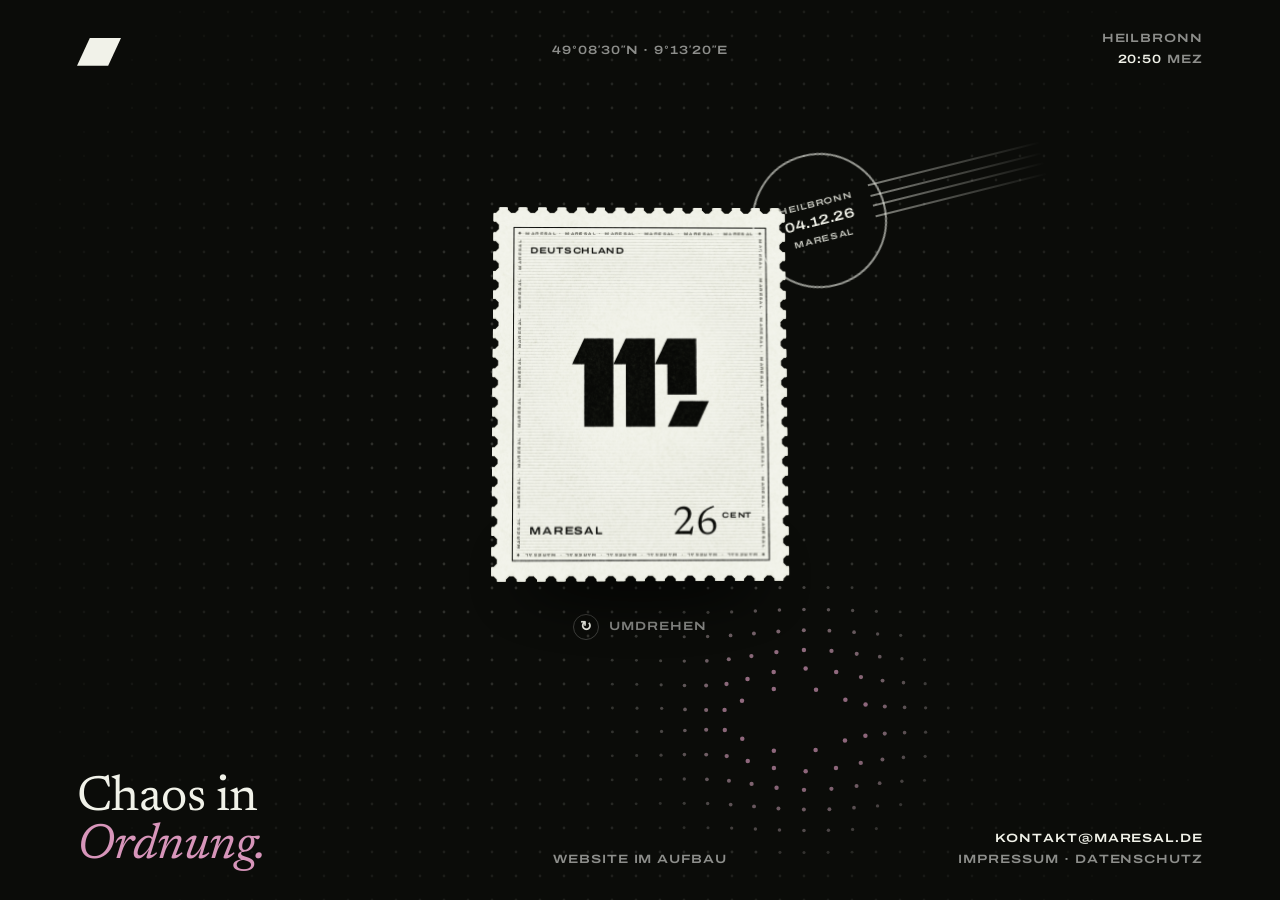
<file: index.html>
<!doctype html>
<html lang="de">
<head>
<meta charset="utf-8">
<meta name="viewport" content="width=device-width,initial-scale=1">
<title>Maresal · Heilbronn</title>
<meta name="description" content="Maresal – Studio für Marken und Spiele in Heilbronn. Website im Aufbau.">
<meta name="theme-color" content="#0B0C09">
<link rel="icon" href="assets/favicon.svg" type="image/svg+xml">
<link rel="apple-touch-icon" href="assets/apple-touch-icon.png">
<link rel="stylesheet" href="assets/style.css">
<link rel="stylesheet" href="assets/stamp.css">
</head>
<body class="post">
<canvas id="grid" aria-hidden="true" data-cx=".5" data-cy=".5" data-rx=".55" data-ry=".75"></canvas>

<header class="bar label">
  <a href="./" class="mono" aria-label="Maresal – Startseite">
    <svg viewBox="459 304 199 126" role="img" aria-hidden="true"><polygon fill="currentColor" points="517,304 658,304 600,430 459,430"/></svg>
  </a>
  <span class="c hide-s" title="Heilbronn">49°08′30″N · 9°13′20″E</span>
  <span class="r">Heilbronn<br><b id="clock">--:--</b> <span id="tz">MEZ</span></span>
</header>

<main class="stage">
  <div class="scene" id="scene">
    <div class="shadow" aria-hidden="true"></div>
    <button class="stamp" id="stamp" type="button" aria-pressed="false" aria-label="Briefmarke umdrehen"><span class="layer" style="transform:translateZ(-1.5px)"></span><span class="layer" style="transform:translateZ(-0.75px)"></span><span class="layer" style="transform:translateZ(0px)"></span><span class="layer" style="transform:translateZ(0.75px)"></span><span class="layer" style="transform:translateZ(1.5px)"></span>
      <span class="face front" aria-hidden="true"><span class="in"><svg class="micro" viewBox="0 0 381 501" preserveAspectRatio="none" aria-hidden="true"><defs><path id="mts" d="M17,8 H364"/><path id="mrs" d="M373,17 V484"/><path id="mbs" d="M364,493 H17"/><path id="mls" d="M8,484 V17"/></defs><g font-family="Archivo Expanded" font-weight="600" font-size="5.6" letter-spacing="1.1" fill="#16170F" opacity=".78"><text dy="2" textLength="347" lengthAdjust="spacing"><textPath href="#mts">MARESAL · MARESAL · MARESAL · MARESAL · MARESAL · MARESAL</textPath></text><text dy="2" textLength="467" lengthAdjust="spacing"><textPath href="#mrs">MARESAL · MARESAL · MARESAL · MARESAL · MARESAL · MARESAL · MARESAL · MARESAL</textPath></text><text dy="2" textLength="347" lengthAdjust="spacing"><textPath href="#mbs">MARESAL · MARESAL · MARESAL · MARESAL · MARESAL · MARESAL</textPath></text><text dy="2" textLength="467" lengthAdjust="spacing"><textPath href="#mls">MARESAL · MARESAL · MARESAL · MARESAL · MARESAL · MARESAL · MARESAL · MARESAL</textPath></text><rect x="6.4" y="6.4" width="3.2" height="3.2" transform="rotate(45 8 8)"/><rect x="371.4" y="6.4" width="3.2" height="3.2" transform="rotate(45 373 8)"/><rect x="371.4" y="491.4" width="3.2" height="3.2" transform="rotate(45 373 493)"/><rect x="6.4" y="491.4" width="3.2" height="3.2" transform="rotate(45 8 493)"/></g></svg>
        <span class="row label sm"><span>Deutschland</span></span>
        <span class="art"><svg viewBox="0 0 658 430"><g fill="#0B0C09"><polygon points="59,0 199,0 199,430 59,430 59,127 0,127"/><polygon points="259,0 399,0 399,430 259,430 259,127 199,127"/><polygon points="459,0 599,0 599,273 459,273 459,127 399,127"/><polygon points="517,304 658,304 600,430 459,430"/></g></svg></span>
        <span class="row"><span class="label">Maresal</span><span class="val">26<small>Cent</small></span></span>
      </span></span>
      <span class="face back" aria-hidden="true"><span class="in"><span class="uvmark label">UV</span></span><span class="uv" id="uv"><span class="date">19.09.<br><i>1921</i></span></span></span>
    </button>
    <div class="postmark label" id="postmark" aria-hidden="true"><span>Heilbronn<br><b id="pmdate">12.11.26</b><br>Maresal</span></div>
  </div>
  <p class="hint label"><span class="k" aria-hidden="true">↻</span><span id="hinttext">Umdrehen</span></p>
</main>

<footer class="foot label">
  <p class="slogan">Chaos in<br><i>Ordnung.</i></p>
  <span class="c hide-s">Website im Aufbau</span>
  <span class="r"><a href="mailto:kontakt@maresal.de" class="mail">kontakt@maresal.de</a><br><a href="impressum/">Impressum</a> · <a href="datenschutz/">Datenschutz</a></span>
</footer>

<script src="assets/grid.js"></script>
<script src="assets/stamp.js"></script>
</body>
</html>
</file>
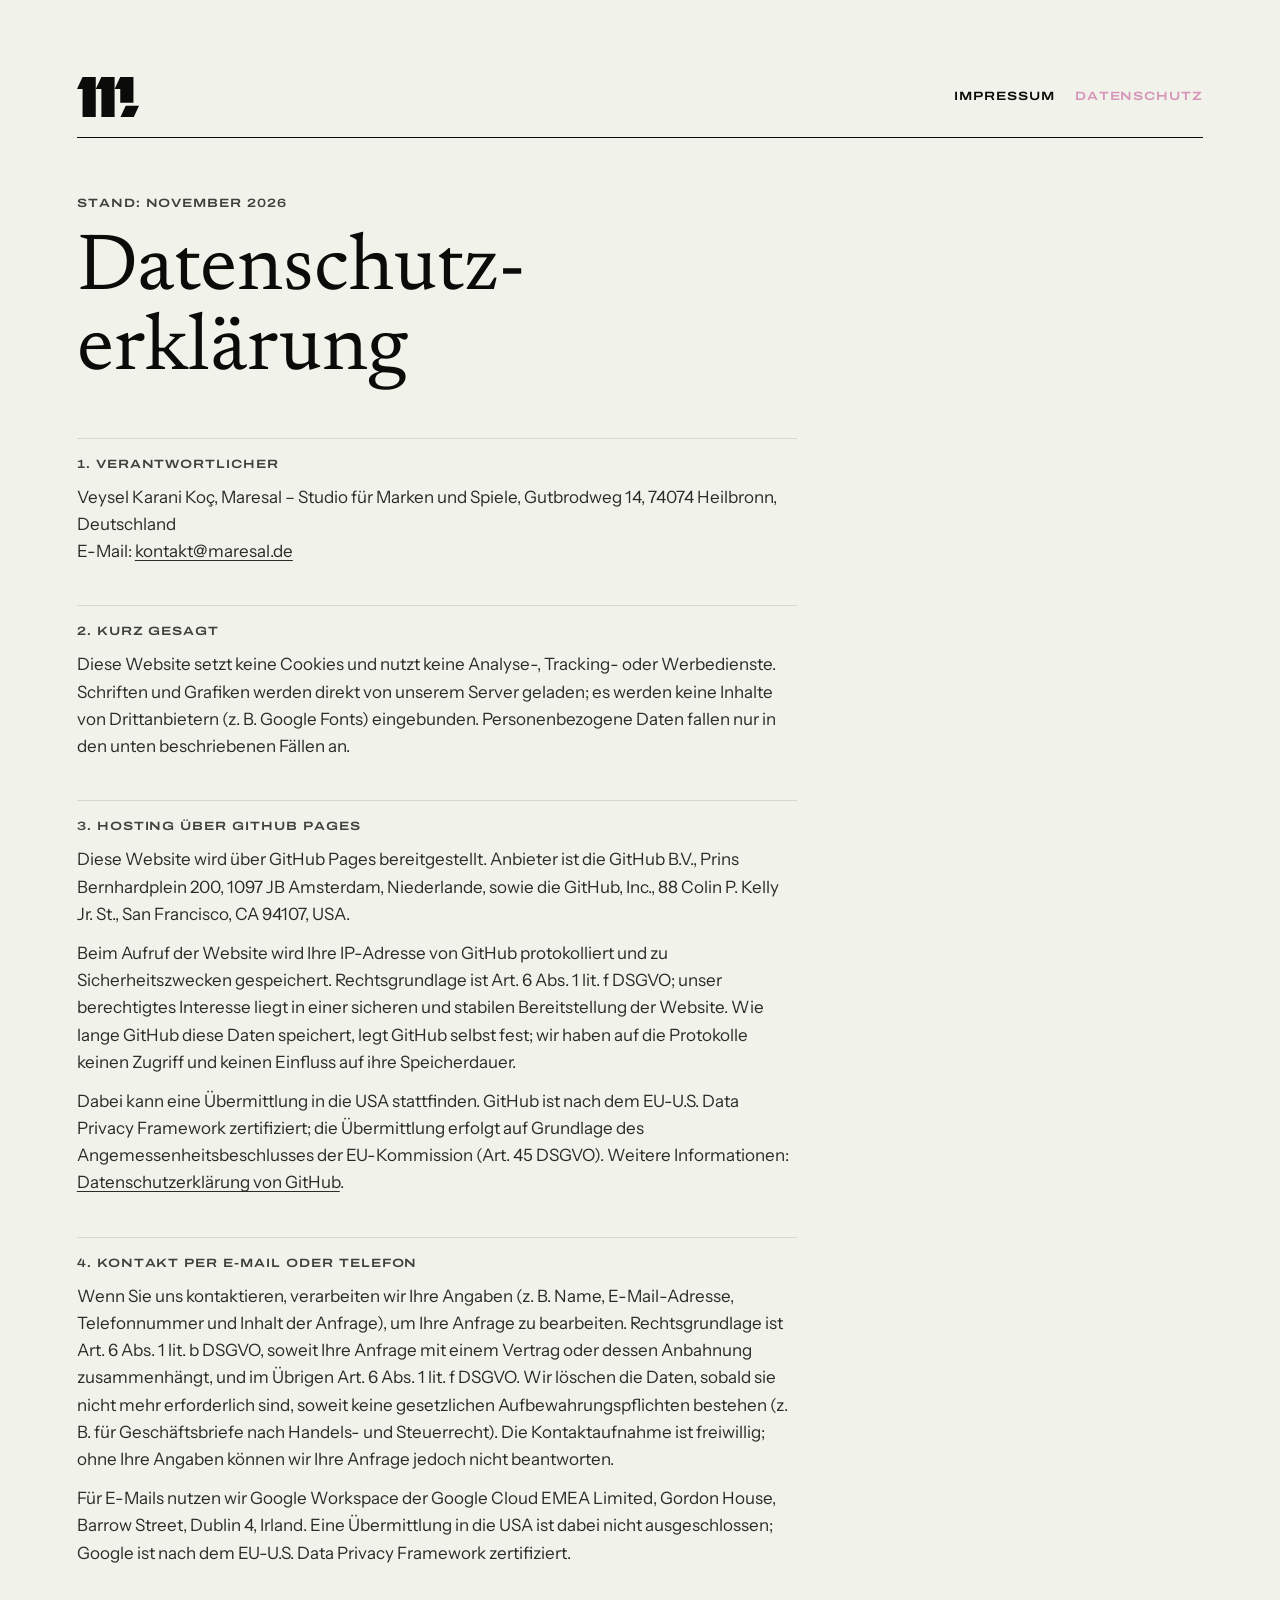
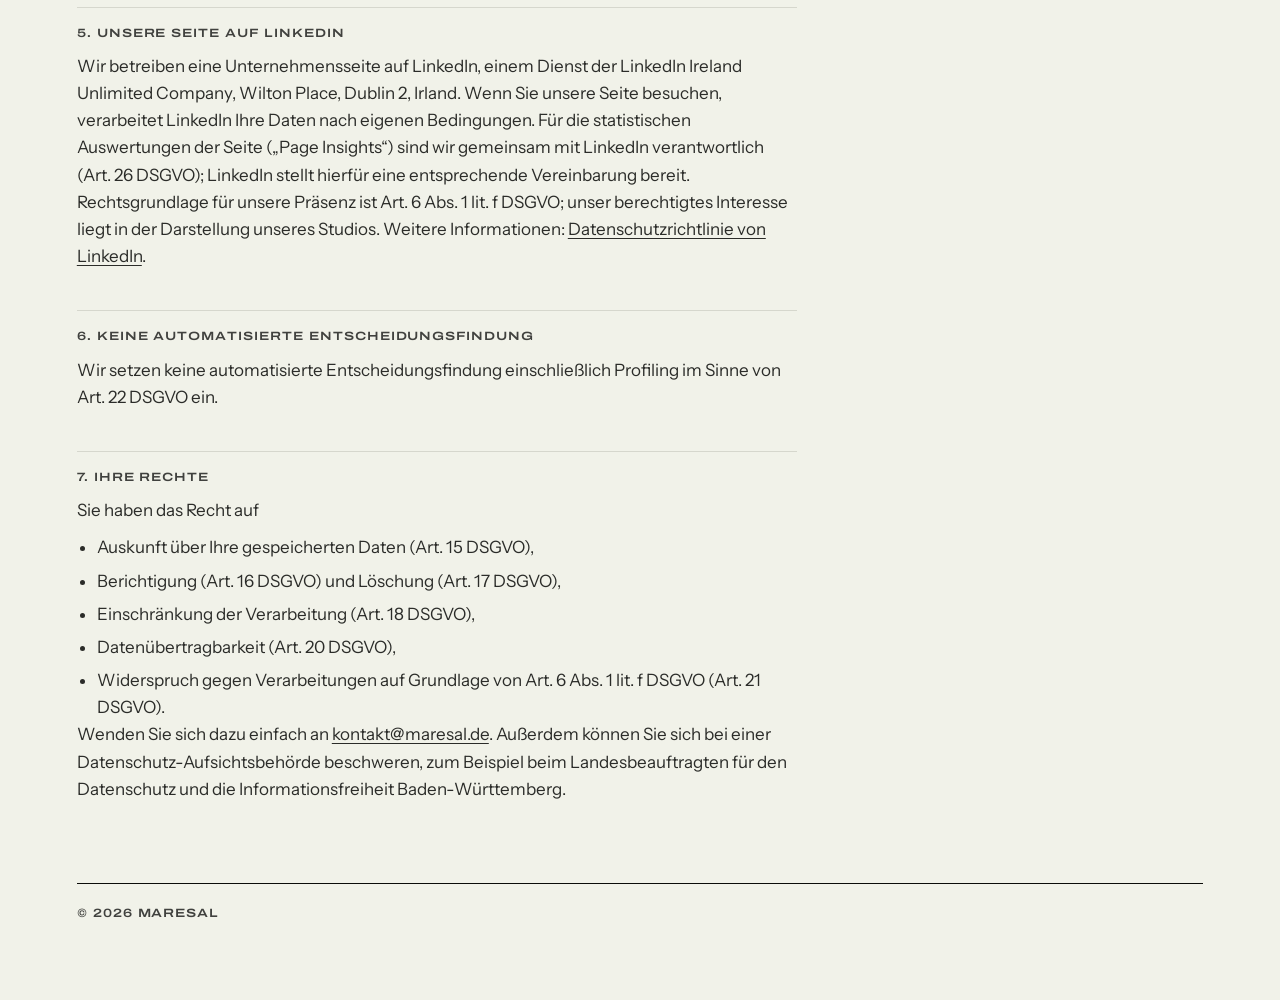
<file: datenschutz/index.html>
<!doctype html>
<html lang="de">
<head>
<meta charset="utf-8">
<meta name="viewport" content="width=device-width,initial-scale=1">
<title>Datenschutz · Maresal</title>
<meta name="theme-color" content="#F1F2E9">
<link rel="icon" href="../assets/favicon.svg" type="image/svg+xml">
<link rel="apple-touch-icon" href="../assets/apple-touch-icon.png">
<link rel="stylesheet" href="../assets/style.css">
</head>
<body class="legal">
<header>
  <a href="../" class="mono-l" aria-label="Maresal – zur Startseite"><svg viewBox="0 0 658 430" aria-hidden="true"><g fill="currentColor"><polygon points="59,0 199,0 199,430 59,430 59,127 0,127"/><polygon points="259,0 399,0 399,430 259,430 259,127 199,127"/><polygon points="459,0 599,0 599,273 459,273 459,127 399,127"/><polygon points="517,304 658,304 600,430 459,430"/></g></svg></a>
  <nav class="label">
    <a href="../impressum/">Impressum</a>
    <a href="./" aria-current="page">Datenschutz</a>
  </nav>
</header>
<main>
  <p class="label">Stand: November 2026</p>
  <h1>Datenschutz&shy;erklärung</h1>

  <h2>1. Verantwortlicher</h2>
  <p>Veysel Karani Koç, Maresal – Studio für Marken und Spiele, Gutbrodweg 14, 74074 Heilbronn, Deutschland<br>
  E-Mail: <a href="mailto:kontakt@maresal.de">kontakt@maresal.de</a></p>

  <h2>2. Kurz gesagt</h2>
  <p>Diese Website setzt keine Cookies und nutzt keine Analyse-, Tracking- oder Werbedienste. Schriften und Grafiken werden direkt von unserem Server geladen; es werden keine Inhalte von Drittanbietern (z. B. Google Fonts) eingebunden. Personenbezogene Daten fallen nur in den unten beschriebenen Fällen an.</p>

  <h2>3. Hosting über GitHub Pages</h2>
  <p>Diese Website wird über GitHub Pages bereitgestellt. Anbieter ist die GitHub B.V., Prins Bernhardplein 200, 1097 JB Amsterdam, Niederlande, sowie die GitHub, Inc., 88 Colin P. Kelly Jr. St., San Francisco, CA 94107, USA.</p>
  <p>Beim Aufruf der Website wird Ihre IP-Adresse von GitHub protokolliert und zu Sicherheitszwecken gespeichert. Rechtsgrundlage ist Art. 6 Abs. 1 lit. f DSGVO; unser berechtigtes Interesse liegt in einer sicheren und stabilen Bereitstellung der Website. Wie lange GitHub diese Daten speichert, legt GitHub selbst fest; wir haben auf die Protokolle keinen Zugriff und keinen Einfluss auf ihre Speicherdauer.</p>
  <p>Dabei kann eine Übermittlung in die USA stattfinden. GitHub ist nach dem EU-U.S. Data Privacy Framework zertifiziert; die Übermittlung erfolgt auf Grundlage des Angemessenheitsbeschlusses der EU-Kommission (Art. 45 DSGVO). Weitere Informationen: <a href="https://docs.github.com/de/site-policy/privacy-policies/github-general-privacy-statement">Datenschutzerklärung von GitHub</a>.</p>

  <h2>4. Kontakt per E-Mail oder Telefon</h2>
  <p>Wenn Sie uns kontaktieren, verarbeiten wir Ihre Angaben (z. B. Name, E-Mail-Adresse, Telefonnummer und Inhalt der Anfrage), um Ihre Anfrage zu bearbeiten. Rechtsgrundlage ist Art. 6 Abs. 1 lit. b DSGVO, soweit Ihre Anfrage mit einem Vertrag oder dessen Anbahnung zusammenhängt, und im Übrigen Art. 6 Abs. 1 lit. f DSGVO. Wir löschen die Daten, sobald sie nicht mehr erforderlich sind, soweit keine gesetzlichen Aufbewahrungspflichten bestehen (z. B. für Geschäftsbriefe nach Handels- und Steuerrecht). Die Kontaktaufnahme ist freiwillig; ohne Ihre Angaben können wir Ihre Anfrage jedoch nicht beantworten.</p>
  <p>Für E-Mails nutzen wir Google Workspace der Google Cloud EMEA Limited, Gordon House, Barrow Street, Dublin 4, Irland. Eine Übermittlung in die USA ist dabei nicht ausgeschlossen; Google ist nach dem EU-U.S. Data Privacy Framework zertifiziert.</p>

  <h2>5. Unsere Seite auf LinkedIn</h2>
  <p>Wir betreiben eine Unternehmensseite auf LinkedIn, einem Dienst der LinkedIn Ireland Unlimited Company, Wilton Place, Dublin 2, Irland. Wenn Sie unsere Seite besuchen, verarbeitet LinkedIn Ihre Daten nach eigenen Bedingungen. Für die statistischen Auswertungen der Seite („Page Insights“) sind wir gemeinsam mit LinkedIn verantwortlich (Art. 26 DSGVO); LinkedIn stellt hierfür eine entsprechende Vereinbarung bereit. Rechtsgrundlage für unsere Präsenz ist Art. 6 Abs. 1 lit. f DSGVO; unser berechtigtes Interesse liegt in der Darstellung unseres Studios. Weitere Informationen: <a href="https://www.linkedin.com/legal/privacy-policy">Datenschutzrichtlinie von LinkedIn</a>.</p>

  <h2>6. Keine automatisierte Entscheidungsfindung</h2>
  <p>Wir setzen keine automatisierte Entscheidungsfindung einschließlich Profiling im Sinne von Art. 22 DSGVO ein.</p>

  <h2>7. Ihre Rechte</h2>
  <p>Sie haben das Recht auf</p>
  <ul>
    <li>Auskunft über Ihre gespeicherten Daten (Art. 15 DSGVO),</li>
    <li>Berichtigung (Art. 16 DSGVO) und Löschung (Art. 17 DSGVO),</li>
    <li>Einschränkung der Verarbeitung (Art. 18 DSGVO),</li>
    <li>Datenübertragbarkeit (Art. 20 DSGVO),</li>
    <li>Widerspruch gegen Verarbeitungen auf Grundlage von Art. 6 Abs. 1 lit. f DSGVO (Art. 21 DSGVO).</li>
  </ul>
  <p>Wenden Sie sich dazu einfach an <a href="mailto:kontakt@maresal.de">kontakt@maresal.de</a>. Außerdem können Sie sich bei einer Datenschutz-Aufsichtsbehörde beschweren, zum Beispiel beim Landesbeauftragten für den Datenschutz und die Informationsfreiheit Baden-Württemberg.</p>
</main>
<footer class="label">
  <a href="../">© 2026 Maresal</a>
</footer>
</body>
</html>
</file>
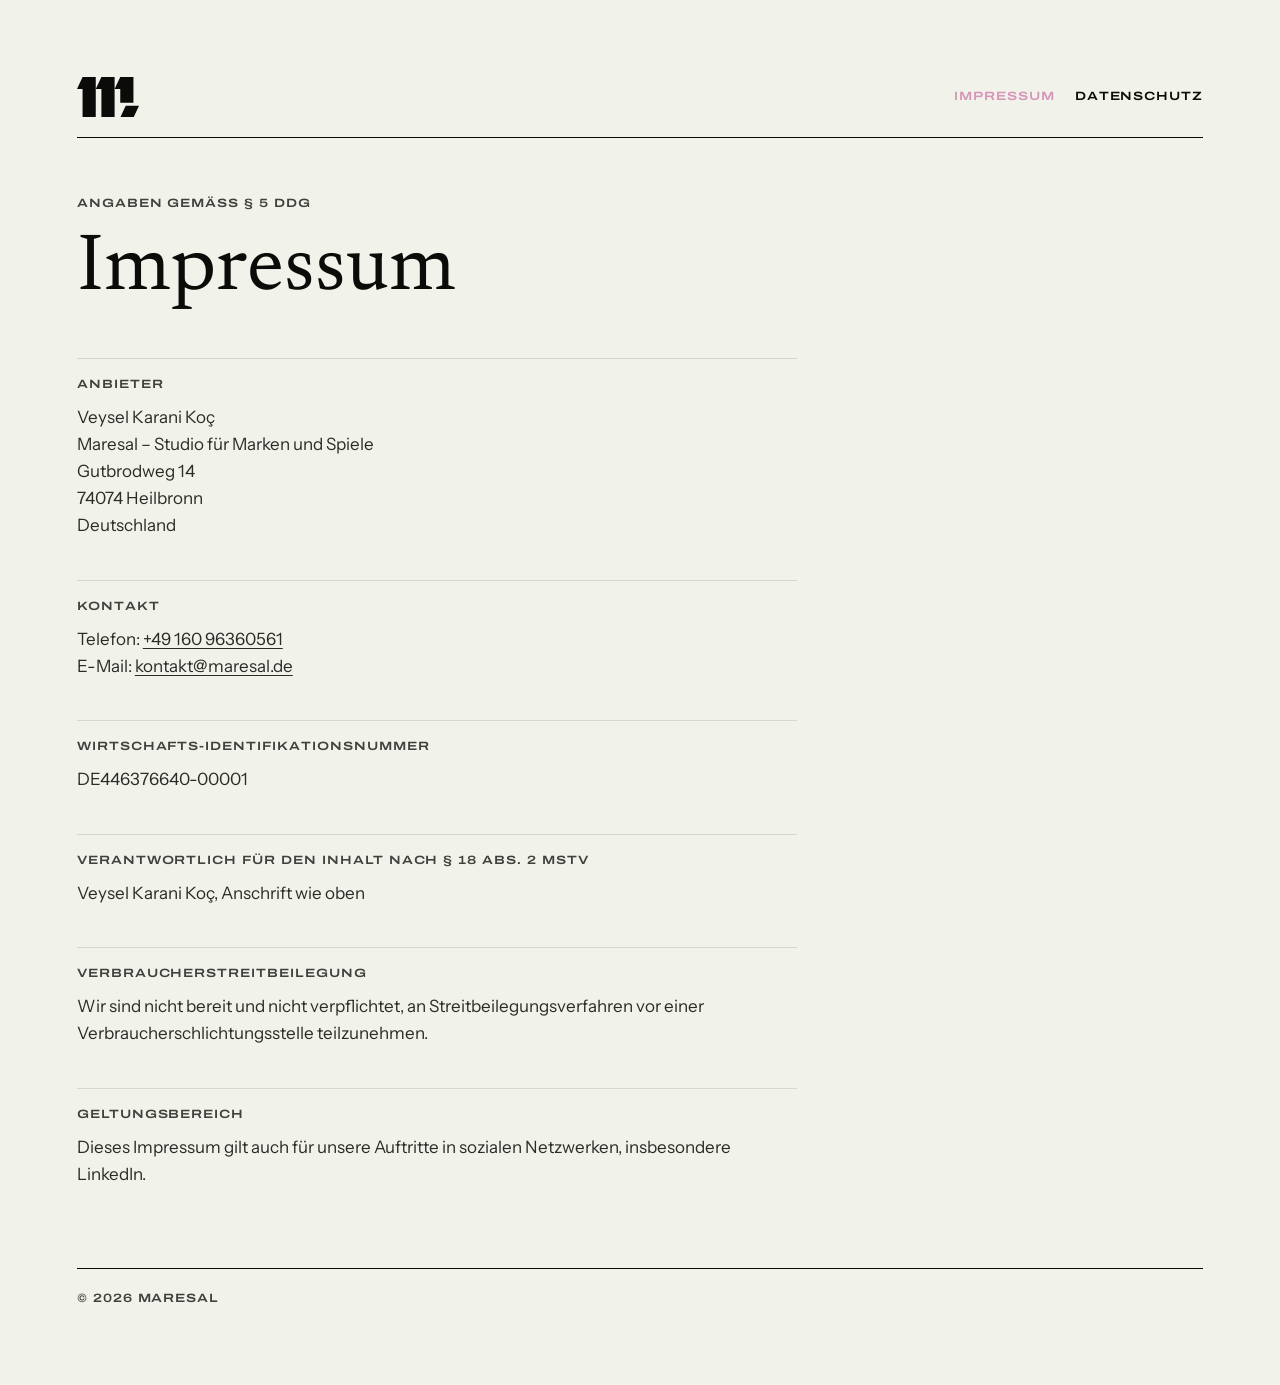
<file: impressum/index.html>
<!doctype html>
<html lang="de">
<head>
<meta charset="utf-8">
<meta name="viewport" content="width=device-width,initial-scale=1">
<title>Impressum · Maresal</title>
<meta name="theme-color" content="#F1F2E9">
<link rel="icon" href="../assets/favicon.svg" type="image/svg+xml">
<link rel="apple-touch-icon" href="../assets/apple-touch-icon.png">
<link rel="stylesheet" href="../assets/style.css">
</head>
<body class="legal">
<header>
  <a href="../" class="mono-l" aria-label="Maresal – zur Startseite"><svg viewBox="0 0 658 430" aria-hidden="true"><g fill="currentColor"><polygon points="59,0 199,0 199,430 59,430 59,127 0,127"/><polygon points="259,0 399,0 399,430 259,430 259,127 199,127"/><polygon points="459,0 599,0 599,273 459,273 459,127 399,127"/><polygon points="517,304 658,304 600,430 459,430"/></g></svg></a>
  <nav class="label">
    <a href="./" aria-current="page">Impressum</a>
    <a href="../datenschutz/">Datenschutz</a>
  </nav>
</header>
<main>
  <p class="label">Angaben gemäß § 5 DDG</p>
  <h1>Impressum</h1>

  <h2>Anbieter</h2>
  <address>
    <p>Veysel Karani Koç<br>
    Maresal – Studio für Marken und Spiele<br>
    Gutbrodweg 14<br>
    74074 Heilbronn<br>
    Deutschland</p>
  </address>

  <h2>Kontakt</h2>
  <p>Telefon: <a href="tel:+4916096360561">+49 160 96360561</a><br>
  E-Mail: <a href="mailto:kontakt@maresal.de">kontakt@maresal.de</a></p>

  <h2>Wirtschafts-Identifikationsnummer</h2>
  <p>DE446376640-00001</p>

  <h2>Verantwortlich für den Inhalt nach § 18 Abs. 2 MStV</h2>
  <p>Veysel Karani Koç, Anschrift wie oben</p>

  <h2>Verbraucherstreitbeilegung</h2>
  <p>Wir sind nicht bereit und nicht verpflichtet, an Streitbeilegungsverfahren vor einer Verbraucherschlichtungsstelle teilzunehmen.</p>

  <h2>Geltungsbereich</h2>
  <p>Dieses Impressum gilt auch für unsere Auftritte in sozialen Netzwerken, insbesondere LinkedIn.</p>
</main>
<footer class="label">
  <a href="../">© 2026 Maresal</a>
</footer>
</body>
</html>
</file>
<file: assets/style.css>
/* MARESAL · maresal.de — fonts are self-hosted, no external requests */
@font-face{font-family:"Newsreader";font-style:normal;font-weight:400;font-display:swap;src:url(fonts/newsreader-latin-400-normal.woff2) format("woff2");unicode-range:U+0000-00FF,U+0131,U+0152-0153,U+02BB-02BC,U+02C6,U+02DA,U+02DC,U+0304,U+0308,U+0329,U+2000-206F,U+20AC,U+2122,U+2191,U+2193,U+2212,U+2215,U+FEFF,U+FFFD}
@font-face{font-family:"Newsreader";font-style:normal;font-weight:400;font-display:swap;src:url(fonts/newsreader-latin-ext-400-normal.woff2) format("woff2");unicode-range:U+0100-02BA,U+02BD-02C5,U+02C7-02CC,U+02CE-02D7,U+02DD-02FF,U+0304,U+0308,U+0329,U+1D00-1DBF,U+1E00-1E9F,U+1EF2-1EFF,U+2020,U+20A0-20AB,U+20AD-20C0,U+2113,U+2C60-2C7F,U+A720-A7FF}
@font-face{font-family:"Newsreader";font-style:italic;font-weight:400;font-display:swap;src:url(fonts/newsreader-latin-400-italic.woff2) format("woff2");unicode-range:U+0000-00FF,U+0131,U+0152-0153,U+02BB-02BC,U+02C6,U+02DA,U+02DC,U+0304,U+0308,U+0329,U+2000-206F,U+20AC,U+2122,U+2191,U+2193,U+2212,U+2215,U+FEFF,U+FFFD}
@font-face{font-family:"Newsreader";font-style:italic;font-weight:400;font-display:swap;src:url(fonts/newsreader-latin-ext-400-italic.woff2) format("woff2");unicode-range:U+0100-02BA,U+02BD-02C5,U+02C7-02CC,U+02CE-02D7,U+02DD-02FF,U+0304,U+0308,U+0329,U+1D00-1DBF,U+1E00-1E9F,U+1EF2-1EFF,U+2020,U+20A0-20AB,U+20AD-20C0,U+2113,U+2C60-2C7F,U+A720-A7FF}
@font-face{font-family:"Instrument Sans";font-style:normal;font-weight:400;font-display:swap;src:url(fonts/instrument-sans-latin-400-normal.woff2) format("woff2");unicode-range:U+0000-00FF,U+0131,U+0152-0153,U+02BB-02BC,U+02C6,U+02DA,U+02DC,U+0304,U+0308,U+0329,U+2000-206F,U+20AC,U+2122,U+2191,U+2193,U+2212,U+2215,U+FEFF,U+FFFD}
@font-face{font-family:"Instrument Sans";font-style:normal;font-weight:400;font-display:swap;src:url(fonts/instrument-sans-latin-ext-400-normal.woff2) format("woff2");unicode-range:U+0100-02BA,U+02BD-02C5,U+02C7-02CC,U+02CE-02D7,U+02DD-02FF,U+0304,U+0308,U+0329,U+1D00-1DBF,U+1E00-1E9F,U+1EF2-1EFF,U+2020,U+20A0-20AB,U+20AD-20C0,U+2113,U+2C60-2C7F,U+A720-A7FF}
@font-face{font-family:"Archivo Expanded";font-style:normal;font-weight:600;font-display:swap;src:url(fonts/ArchivoExpanded-SemiBold.woff2) format("woff2")}

:root{
  --siyah:#0B0C09; --kagit:#F1F2E9; --orkide:#D795BA;
  --gri-1:#40413E; --gri-2:#8D8E8B; --gri-3:#B9BAB3;
  --serif:"Newsreader",Georgia,serif;
  --sans:"Instrument Sans",Arial,sans-serif;
  --label:"Archivo Expanded",Arial,sans-serif;
  --pad:clamp(20px,6vw,80px);
}
*{box-sizing:border-box;margin:0;padding:0}
html{-webkit-text-size-adjust:100%}
body{font-family:var(--sans);font-size:17px;line-height:1.6;-webkit-font-smoothing:antialiased}
a{color:inherit;text-underline-offset:3px;text-decoration-thickness:1px}
a:hover{color:var(--orkide)}
.label{font-family:var(--label);font-weight:600;font-size:12px;letter-spacing:.08em;text-transform:uppercase}

/* ---------- Start page (dark) ---------- */
.home{background:var(--siyah);color:var(--kagit);min-height:100vh;min-height:100svh;display:flex;flex-direction:column;padding:var(--pad)}
/* Nokta ızgara (grafik dil): 24 px, sağda yoğun, sola doğru solar; canlı: imleç düzeni bozar, yay geri toplar (assets/grid.js) */
.home{position:relative}
#grid{position:fixed;inset:0;width:100vw;height:100vh;pointer-events:none;z-index:0}
.home>*:not(#grid){position:relative;z-index:1}
.home header img{display:block;width:clamp(200px,24vw,300px);height:auto;margin:-12px 0 0 -14px}
.home main{flex:1;display:flex;flex-direction:column;justify-content:center;gap:28px;padding:64px 0;max-width:900px}
.home main .label{color:var(--gri-2)}
.home h1{font-family:var(--serif);font-weight:400;font-size:clamp(48px,9vw,112px);line-height:1;letter-spacing:-.01em}
.home h1 i{color:var(--orkide)}
.home .lead{color:var(--gri-3);max-width:520px;font-size:18px}
.home .lead a{color:var(--kagit)}
.tag{display:inline-block;align-self:flex-start;background:var(--orkide);color:var(--siyah);padding:8px 26px;transform:skewX(-24.7deg);margin-left:6px}
.tag span{display:block;transform:skewX(24.7deg)}
.home main .tag{color:var(--siyah)}
.home footer{display:flex;flex-wrap:wrap;gap:8px 28px;justify-content:space-between;color:var(--gri-2);border-top:1px solid var(--gri-1);padding-top:20px}
.home footer nav{display:flex;gap:24px}
.home footer a{text-decoration:none}
.home footer a:hover{color:var(--orkide)}

/* ---------- Legal pages (light) ---------- */
.legal{background:var(--kagit);color:var(--siyah);padding:var(--pad)}
.legal header{display:flex;justify-content:space-between;align-items:center;gap:20px;border-bottom:1px solid var(--siyah);padding-bottom:20px}
.legal header img{display:block;width:clamp(150px,18vw,210px);height:auto;margin:-8px 0 -8px -10px}
.legal header nav{display:flex;gap:20px}
.legal header nav a{text-decoration:none}
.legal header nav a[aria-current]{color:var(--orkide)}
.legal main{max-width:720px;padding:56px 0 80px}
.legal main > .label{color:var(--gri-1);margin-bottom:16px}
.legal h1{font-family:var(--serif);font-weight:400;font-size:clamp(44px,7vw,80px);line-height:1;margin-bottom:48px}
.legal h2{font-family:var(--label);font-weight:600;font-size:12px;letter-spacing:.08em;text-transform:uppercase;color:var(--gri-1);margin:40px 0 10px;padding-top:16px;border-top:1px solid #d6d7cd}
.legal p,.legal li{color:#2b2c29;max-width:66ch}
.legal p+p{margin-top:12px}
.legal ul{margin:10px 0 0 20px}
.legal li+li{margin-top:6px}
.legal address{font-style:normal}
.legal footer{border-top:1px solid var(--siyah);padding-top:20px;color:var(--gri-1)}
.legal footer a{text-decoration:none}
@media (max-width:560px){.legal header{flex-direction:column;align-items:flex-start}}
.legal .mono-l{display:block;width:62px;color:var(--siyah)}
.legal .mono-l svg{display:block;width:100%;height:auto}
.legal .mono-l:hover{color:var(--orkide)}
</file>
<file: assets/stamp.css>
/* MARESAL · Startseite „Pul“ — Briefmarke mit Rückseite 19.09.1921 */
.post{background:var(--siyah);color:var(--kagit);min-height:100vh;min-height:100svh;display:grid;grid-template-rows:auto 1fr auto;padding:28px var(--pad) 30px;overflow:hidden;position:relative}
#grid{position:fixed;inset:0;width:100vw;height:100vh;pointer-events:none;z-index:0}
.post>*:not(#grid){position:relative;z-index:1}
.post a{text-decoration:none}
.post .label{color:var(--gri-2)}
.post b{color:var(--kagit);font-weight:600}

/* Kopfzeile */
.bar{display:grid;grid-template-columns:1fr 1fr 1fr;align-items:start;line-height:1.75}
.bar .c{text-align:center;padding-top:12px}
.bar .r,.foot .r{text-align:right}
.mono{color:var(--kagit);display:inline-block;width:44px;margin-top:10px}
.mono svg{display:block;width:100%;height:auto}
.mono:hover{color:var(--orkide)}

/* Bühne */
.stage{display:flex;flex-direction:column;align-items:center;justify-content:center;gap:34px;padding:24px 0}
.scene{--w:clamp(220px,23vw,330px);width:var(--w);aspect-ratio:330/420;position:relative;perspective:1600px}
.shadow{position:absolute;left:8%;right:8%;bottom:-6%;height:14%;background:#000;filter:blur(26px);opacity:.7;border-radius:50%;transform:translateZ(0)}
.stamp{all:unset;cursor:pointer;position:absolute;inset:0;transform-style:preserve-3d;will-change:transform;-webkit-tap-highlight-color:transparent}
.stamp:focus-visible{outline:2px solid var(--orkide);outline-offset:14px}
.face{position:absolute;inset:0;backface-visibility:hidden;-webkit-backface-visibility:hidden;--p:calc(var(--w) * .021);
  /* Zähnung: 15 Löcher quer, 19 längs – alle vier Ecken gleich */
  -webkit-mask:radial-gradient(circle var(--p) at 50% 50%,transparent 98%,#000) -3.5714% -2.7778%/calc(100% / 15) calc(100% / 19),linear-gradient(#000,#000) 50% 50%/calc(100% - 100% / 15) calc(100% - 100% / 19) no-repeat;
          mask:radial-gradient(circle var(--p) at 50% 50%,transparent 98%,#000) -3.5714% -2.7778%/calc(100% / 15) calc(100% / 19),linear-gradient(#000,#000) 50% 50%/calc(100% - 100% / 15) calc(100% - 100% / 19) no-repeat}
.layer{position:absolute;inset:0;background:#CFD0C4;--p:calc(var(--w) * .021);-webkit-mask:radial-gradient(circle var(--p) at 50% 50%,transparent 98%,#000) -3.5714% -2.7778%/calc(100% / 15) calc(100% / 19),linear-gradient(#000,#000) 50% 50%/calc(100% - 100% / 15) calc(100% - 100% / 19) no-repeat;mask:radial-gradient(circle var(--p) at 50% 50%,transparent 98%,#000) -3.5714% -2.7778%/calc(100% / 15) calc(100% / 19),linear-gradient(#000,#000) 50% 50%/calc(100% - 100% / 15) calc(100% - 100% / 19) no-repeat;}
.front{background:#F1F2E9;color:#0B0C09;transform:translateZ(2px)}
.front .in{isolation:isolate}
.front .in::before{content:"";position:absolute;inset:3px;z-index:-1;background:repeating-linear-gradient(0deg,rgba(22,23,15,.075) 0 1px,transparent 1px 3px);-webkit-mask:radial-gradient(ellipse 62% 48% at 50% 46%,transparent 40%,#000 75%);mask:radial-gradient(ellipse 62% 48% at 50% 46%,transparent 40%,#000 75%)}
.micro{position:absolute;inset:0;width:100%;height:100%;pointer-events:none}
.back{background:#E7E8DD;color:#0B0C09;transform:rotateY(180deg) translateZ(2px)}
/* leichte Papierstruktur */
.face::after{content:"";position:absolute;inset:0;opacity:.9;mix-blend-mode:soft-light;pointer-events:none;background:url(paper.jpg) 0 0/calc(var(--w) * .87) auto}
.in{position:absolute;inset:calc(var(--w) * .067);border:1.5px solid #0B0C09;display:flex;flex-direction:column;justify-content:space-between;padding:calc(var(--w) * .055)}
.back .in{border-style:dashed;border-width:1px;justify-content:center;align-items:center}
.row{display:flex;justify-content:space-between;align-items:baseline}
.front .label{color:#0B0C09}
.label.sm{font-size:calc(var(--w) * .03)}
.front .row:last-child .label{font-size:calc(var(--w) * .036)}
.art{flex:1;display:flex;align-items:center;justify-content:center}
.art svg{width:62%;height:auto}
.val{font-family:var(--serif);font-size:calc(var(--w) * .135);line-height:.85;display:inline-flex;align-items:flex-start;gap:calc(var(--w) * .012)}
.val small{font-family:var(--label);font-weight:600;font-size:calc(var(--w) * .026);letter-spacing:.08em;text-transform:uppercase;margin-top:calc(var(--w) * .014)}
.date{font-family:var(--serif);font-size:calc(var(--w) * .215);line-height:.95;letter-spacing:-.02em;text-align:center}
/* Rückseite: verborgener UV-Druck – nur im Lichtkegel sichtbar */
.uv{--mx:50%;--my:50%;--r:calc(var(--w) * .2);position:absolute;inset:0;z-index:5;display:flex;align-items:center;justify-content:center;
  background:radial-gradient(circle at var(--mx) var(--my),#24251F 0,#191A15 70%);
  -webkit-mask:radial-gradient(circle var(--r) at var(--mx) var(--my),#000 55%,transparent 100%);
          mask:radial-gradient(circle var(--r) at var(--mx) var(--my),#000 55%,transparent 100%);
  opacity:0;transition:opacity .25s;pointer-events:none}
.uv.on{opacity:1}
.uv .date{color:#D795BA;text-shadow:0 0 calc(var(--w) * .02) rgba(215,149,186,.75),0 0 calc(var(--w) * .07) rgba(215,149,186,.35)}
.uv .date i{color:#D795BA}
.uvmark{position:absolute;right:calc(var(--w) * .045);bottom:calc(var(--w) * .035);font-size:calc(var(--w) * .026)!important;color:#0B0C09!important;opacity:.28}
.flipped .stamp{cursor:url("data:image/svg+xml,%3Csvg xmlns='http://www.w3.org/2000/svg' width='32' height='32' viewBox='0 0 32 32'%3E%3Ccircle cx='16' cy='16' r='7' fill='none' stroke='%23F1F2E9' stroke-width='2'/%3E%3Ccircle cx='16' cy='16' r='2.5' fill='%23D795BA'/%3E%3Cg stroke='%23F1F2E9' stroke-width='2' stroke-linecap='round'%3E%3Cpath d='M16 2v4M16 26v4M2 16h4M26 16h4'/%3E%3C/g%3E%3C/svg%3E") 16 16,crosshair}

/* Poststempel – liegt über der Marke, verschwindet beim Umdrehen */
.postmark{position:absolute;left:88%;top:-14%;width:calc(var(--w) * .46);aspect-ratio:1;border:2px solid rgba(241,242,233,.6);border-radius:50%;display:flex;align-items:center;justify-content:center;text-align:center;transform:rotate(-14deg);color:rgba(241,242,233,.8)!important;font-size:calc(var(--w) * .03);line-height:1.6;pointer-events:none;transition:opacity .4s}
.postmark b{font-size:calc(var(--w) * .046);letter-spacing:.04em}
.postmark::before{content:"";position:absolute;left:92%;top:30%;width:calc(var(--w) * .6);height:28%;background:repeating-linear-gradient(0deg,rgba(241,242,233,.5) 0 2px,transparent 2px calc(var(--w) * .036));-webkit-mask:linear-gradient(90deg,#000,transparent);mask:linear-gradient(90deg,#000,transparent)}
.flipped .postmark{opacity:0}

.hint{display:flex;gap:10px;align-items:center;margin:0}
.hint .k{display:inline-flex;width:26px;height:26px;border:1px solid var(--gri-1);border-radius:50%;align-items:center;justify-content:center;font-size:14px;color:var(--kagit);transition:transform .8s cubic-bezier(.7,0,.2,1)}
.flipped .hint .k{transform:rotate(180deg)}

/* Fußzeile */
.foot{display:grid;grid-template-columns:1fr 1fr 1fr;align-items:end;line-height:1.75}
.foot .c{text-align:center}
.slogan{margin:0;font-family:var(--serif);font-weight:400;font-size:clamp(36px,3.9vw,56px);line-height:.95;letter-spacing:-.01em;text-transform:none;color:var(--kagit)}
.slogan i{color:var(--orkide)}
.foot .mail{color:var(--kagit)}
.foot a:hover{color:var(--orkide)}

@media (max-width:720px){
  .post{padding:22px 20px 24px}
  .bar{grid-template-columns:1fr 1fr}
  .foot{grid-template-columns:1fr;gap:18px}
  .foot .r{text-align:left}
  .hide-s{display:none}
  .scene{--w:min(62vw,300px)}
  .mono{width:38px}
}
@media (prefers-reduced-motion:reduce){.stamp{transition:none!important}}
</file>
